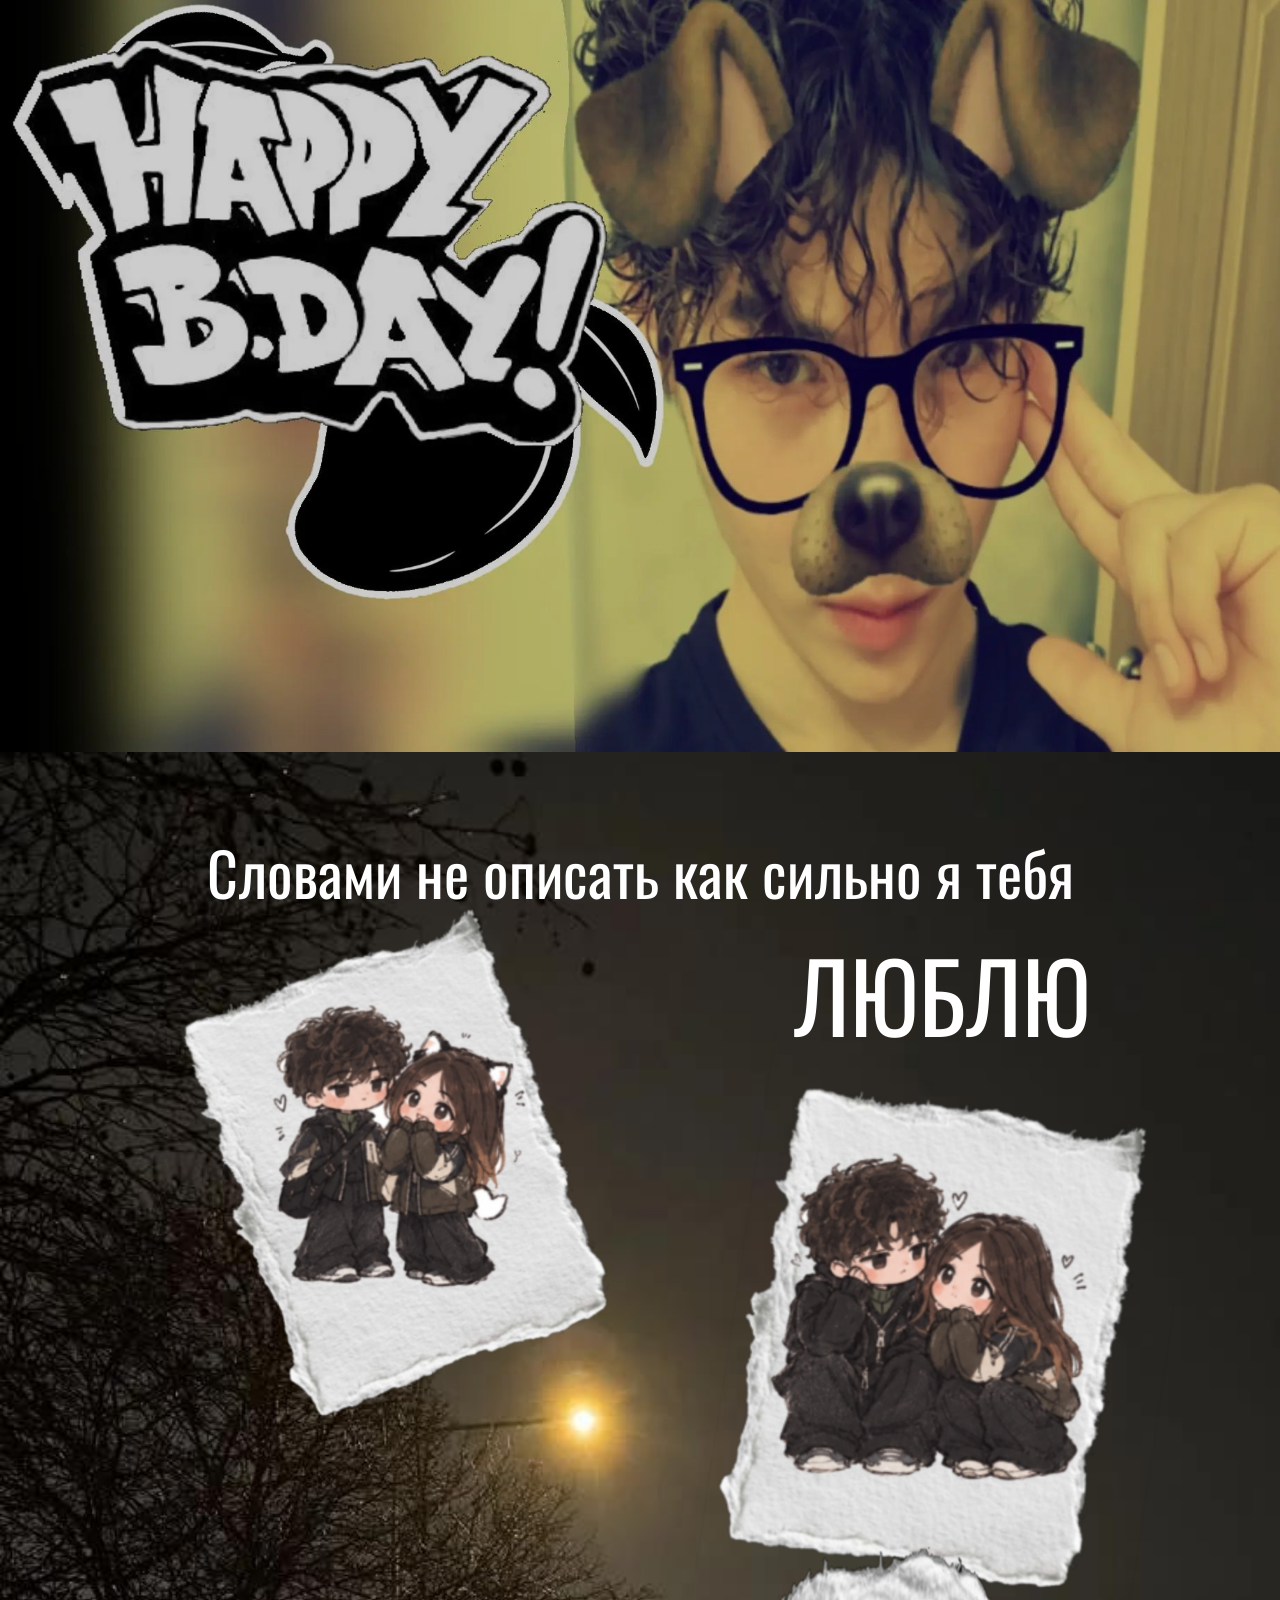
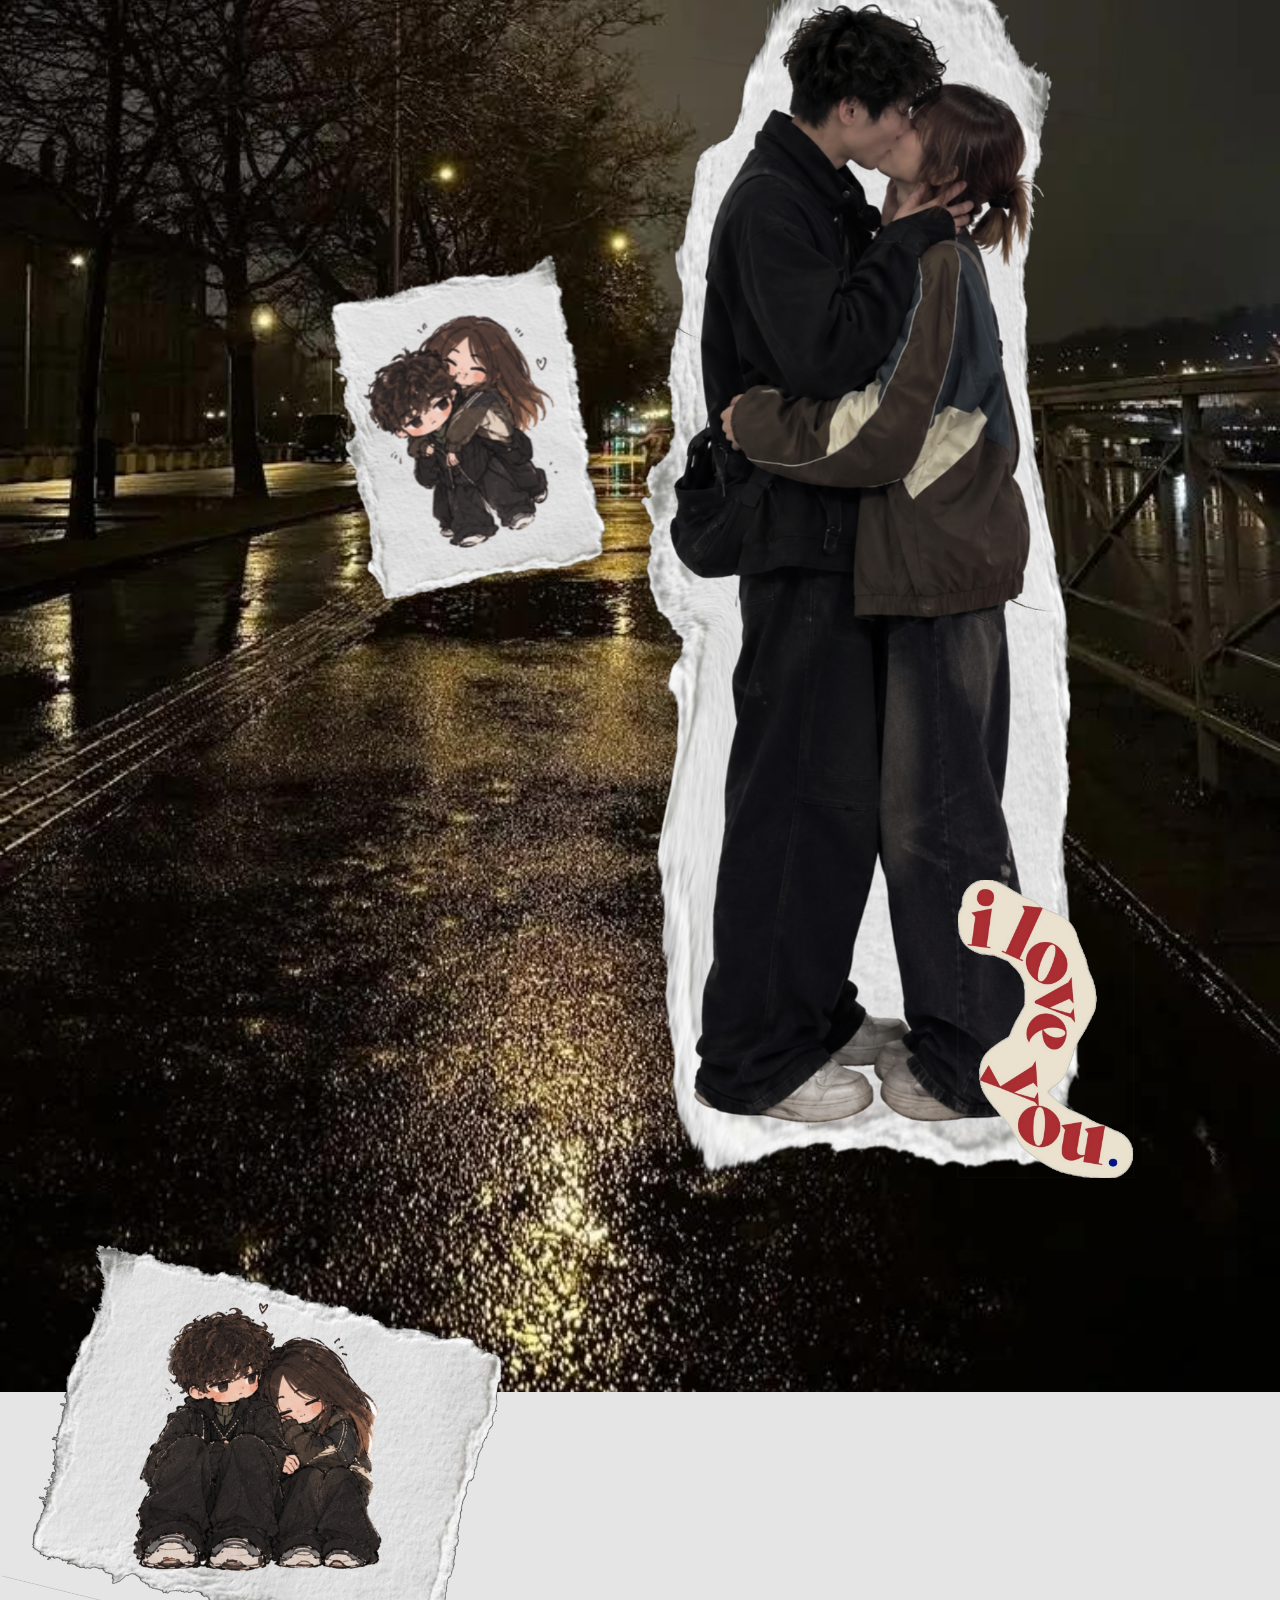
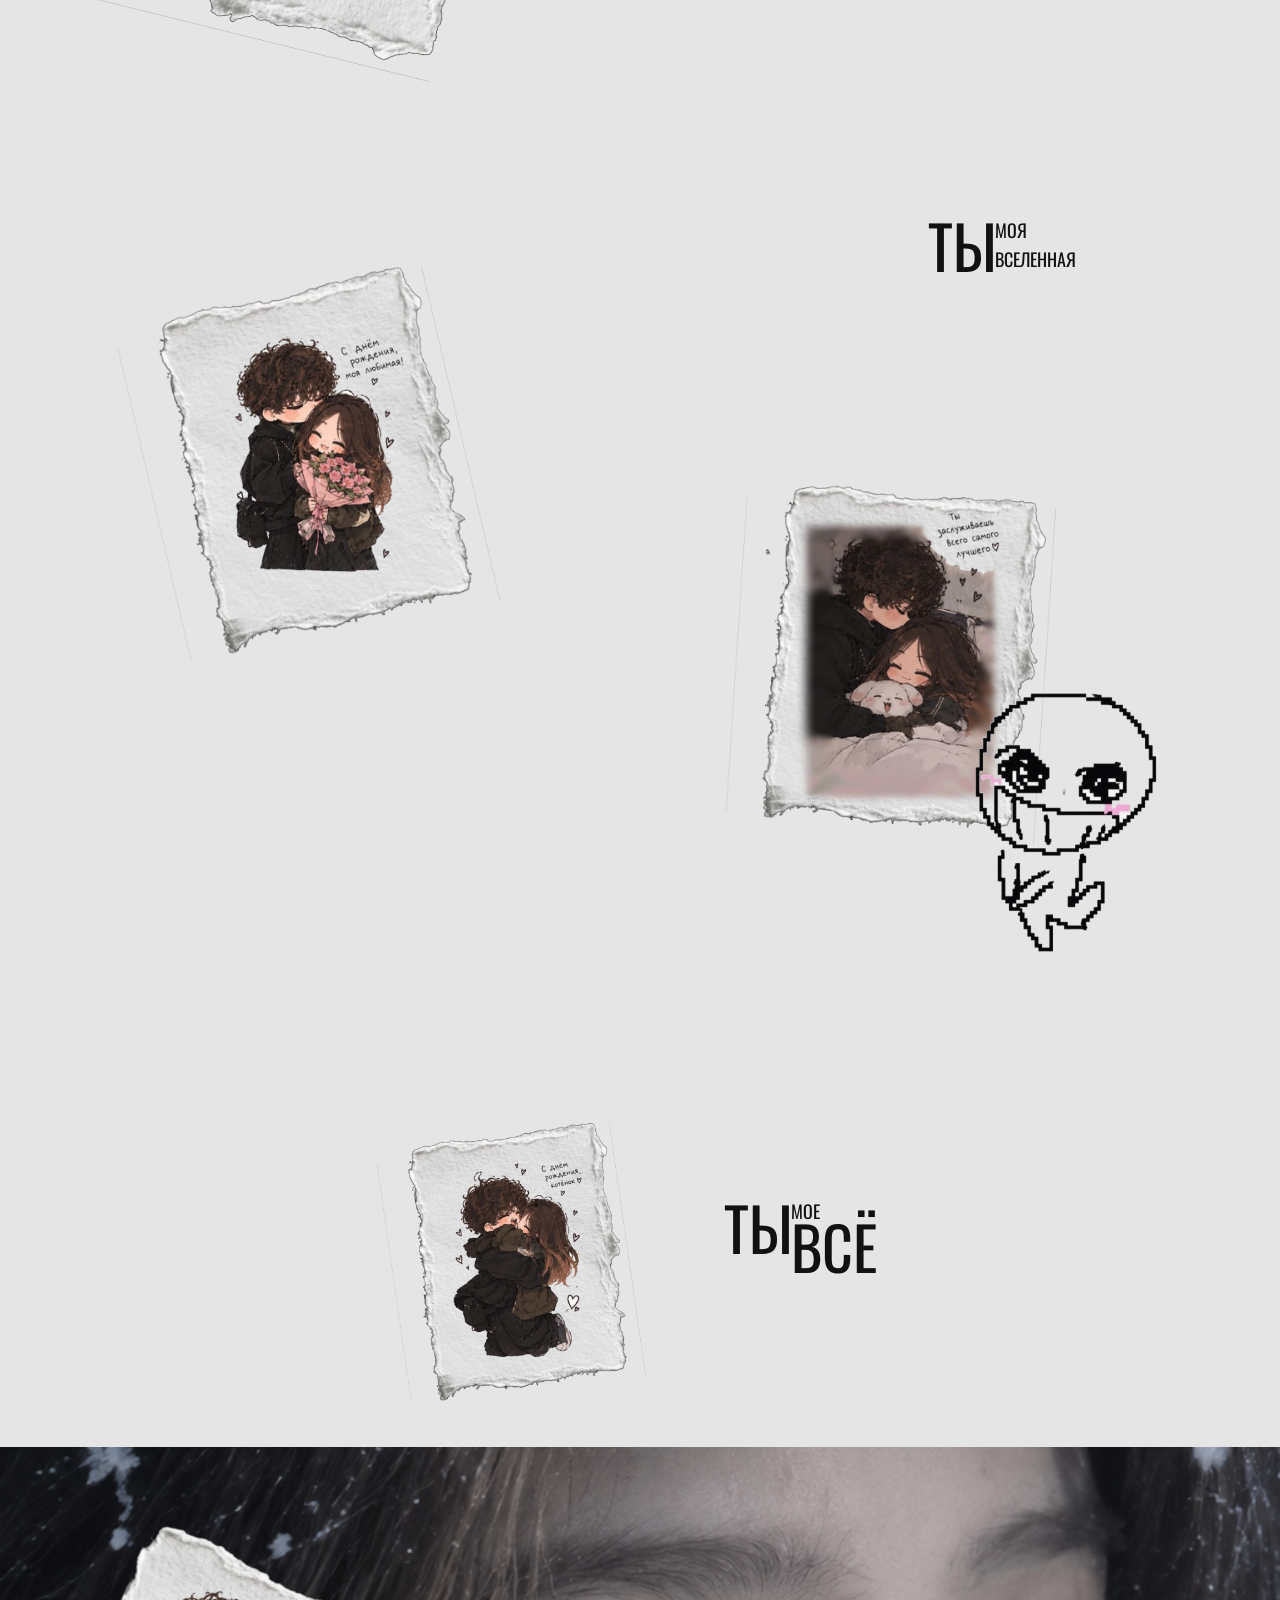
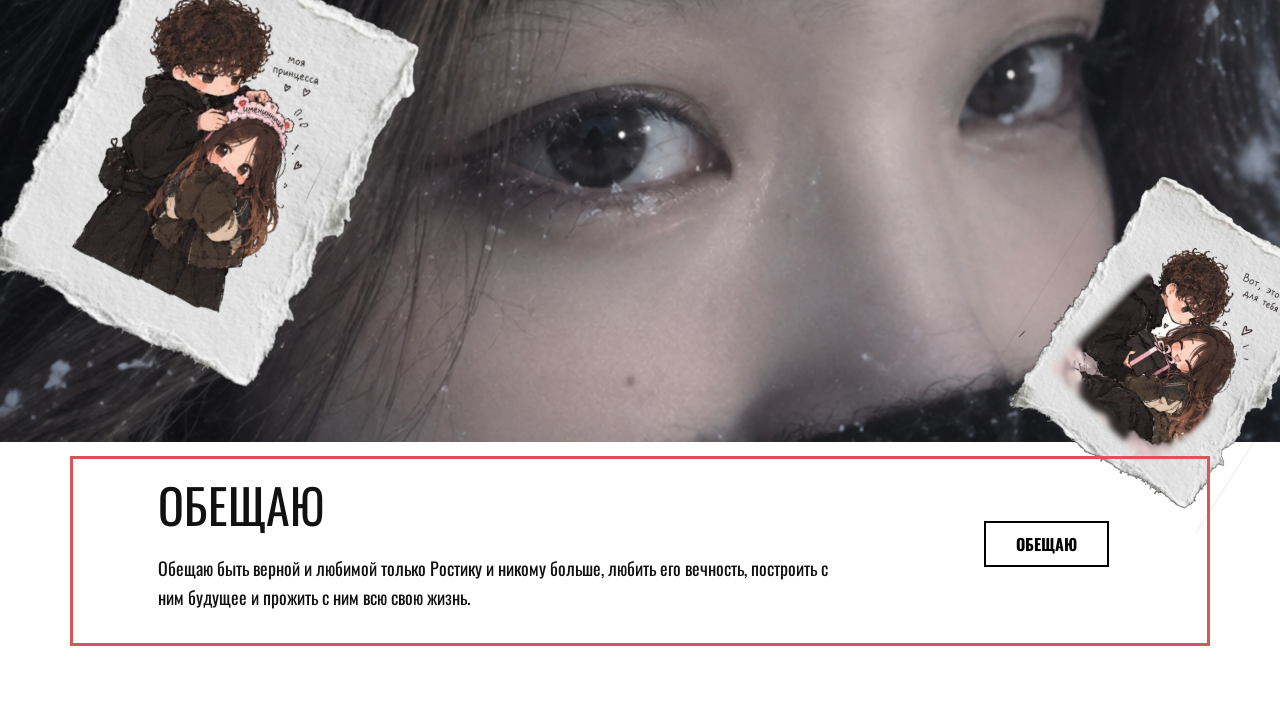
<file: index.html>
<!DOCTYPE html>
<html style="font-size: 16px;" lang="ru"><head>
    <meta name="viewport" content="width=device-width, initial-scale=1.0">
    <meta charset="utf-8">
    <meta name="keywords" content="">
    <meta name="description" content="">
    <title>Главная</title>
    <link rel="stylesheet" href="nicepage.css" media="screen">
<link rel="stylesheet" href="index.css" media="screen">
    <script class="u-script" type="text/javascript" src="jquery.js" defer=""></script>
    <script class="u-script" type="text/javascript" src="nicepage.js" defer=""></script>
    <meta name="generator" content="Nicepage 8.7.0, nicepage.com">
    
    
    
    
    
    
    
    <link id="u-page-google-font" rel="stylesheet" href="https://fonts.googleapis.com/css2?display=swap&amp;family=Roboto:ital,wght@0,100;0,200;0,300;0,400;0,500;0,600;0,700;0,800;0,900;1,100;1,200;1,300;1,400;1,500;1,600;1,700;1,800;1,900&amp;family=Open+Sans:ital,wght@0,300;0,400;0,500;0,600;0,700;0,800;1,300;1,400;1,500;1,600;1,700;1,800&amp;family=Oswald:wght@200;300;400;500;600;700">
    <script type="application/ld+json">{
		"@context": "http://schema.org",
		"@type": "Organization",
		"name": ""
}</script>
    <meta name="theme-color" content="#478ac9">
    <meta property="og:title" content="Главная">
    <meta property="og:type" content="website">
  <meta data-intl-tel-input-cdn-path="intlTelInput/"></head>
  <body data-home-page="Главная.html" data-home-page-title="Главная" data-path-to-root="./" data-include-products="false" class="u-body u-clearfix u-overlap u-overlap-transparent u-xl-mode" data-lang="ru">
    <section class="u-clearfix u-container-align-center u-image u-shading u-section-1" id="block-2" data-image-width="1920" data-image-height="1080">
      <div class="u-clearfix u-sheet u-sheet-1"></div>
    </section>
    <section class="u-clearfix u-image u-section-2" id="block-1" data-image-width="736" data-image-height="1308">
      <div class="u-clearfix u-sheet u-sheet-1">
        <p class="infinite u-custom-font u-font-oswald u-text u-text-body-alt-color u-text-default u-text-1" data-animation-name="pulse" data-animation-duration="7000" data-animation-delay="0" data-animation-direction=""> Cловами не описать как сильно я тебя</p>
        <img class="custom-expanded infinite u-image u-image-contain u-image-default u-image-1" src="images/8_20261003020905.png" alt="" data-image-width="736" data-image-height="1308" data-animation-name="pulse" data-animation-duration="5000" data-animation-direction="">
        <img class="custom-expanded infinite u-image u-image-contain u-image-default u-image-2" src="images/8_20261003020911.png" alt="" data-image-width="736" data-image-height="1308" data-animation-name="pulse" data-animation-duration="5000" data-animation-delay="0" data-animation-direction="">
        <img class="infinite u-image u-image-contain u-image-default u-image-3" src="images/8_20261003020857.png" alt="" data-image-width="736" data-image-height="1308" data-animation-name="pulse" data-animation-duration="5000" data-animation-delay="0" data-animation-direction="">
        <img class="infinite u-image u-image-contain u-image-default u-image-4" src="images/6.png" alt="" data-image-width="1256" data-image-height="2760" data-animation-name="pulse" data-animation-duration="10000" data-animation-direction="">
        <p class="u-custom-font u-font-oswald u-text u-text-body-alt-color u-text-2" data-animation-name="customAnimationIn" data-animation-duration="1000" data-animation-delay="0" data-animation-direction="X"> я люблю в тебе всё: от пальцев ног до вкусных волос, including душу и твой бесбашеный характер.</p>
        <p class="infinite u-animation-fixed u-custom-font u-font-oswald u-text u-text-body-alt-color u-text-default u-text-3" data-animation-out="1" data-animation-name="pulse" data-animation-duration="1000" data-animation-delay="0" data-animation-direction="">ШУТКА </p>
        <p class="infinite u-custom-font u-font-oswald u-text u-text-body-alt-color u-text-default u-text-4" data-animation-name="shake" data-animation-duration="3000" data-animation-delay="0" data-animation-direction="">ЛЮБЛЮ </p>
        <p class="u-custom-font u-font-oswald u-text u-text-body-alt-color u-text-5" data-animation-name="customAnimationIn" data-animation-duration="5000" data-animation-delay="0">КАЖДЫЙ АТОМ ТВОЕГО ТЕЛА</p>
        <div class="u-rotation-parent u-rotation-parent-1">
          <img class="u-image u-image-contain u-image-default u-preserve-proportions u-image-5" src="images/11_20261003032011.png" alt="" data-image-width="2048" data-image-height="2048" data-animation-name="fadeIn" data-animation-duration="1000" data-animation-delay="0">
        </div>
        <img class="infinite u-image u-image-contain u-image-default u-preserve-proportions u-image-6" src="images/11_20261003032004.png" alt="" data-image-width="2048" data-image-height="2048" data-animation-name="pulse" data-animation-duration="12000" data-animation-delay="0" data-animation-direction="">
      </div>
    </section>
    <section class="u-clearfix u-grey-10 u-section-3" id="block-4">
      <div class="u-clearfix u-sheet u-valign-bottom-xl u-sheet-1">
        <img class="custom-expanded infinite u-image u-image-contain u-image-default u-preserve-proportions u-image-1" src="images/10_20261003025034.png" alt="" data-image-width="2048" data-image-height="2048" data-animation-name="pulse" data-animation-duration="4000" data-animation-delay="0" data-animation-direction="">
        <img class="u-image u-image-contain u-image-default u-preserve-proportions u-image-2" src="images/11_20261003032000.png" alt="" data-image-width="2048" data-image-height="2048" data-animation-name="customAnimationIn" data-animation-duration="1000" data-animation-delay="0">
        <div class="u-rotation-parent u-rotation-parent-1" data-animation-name="fadeIn" data-animation-duration="1000" data-animation-delay="0">
          <img class="u-image u-image-contain u-image-default u-preserve-proportions u-image-3" src="images/12_20261003032505.png" alt="" data-image-width="2048" data-image-height="2048">
        </div>
        <p class="u-custom-font u-font-oswald u-text u-text-1" data-animation-name="customAnimationIn" data-animation-duration="1000" data-animation-delay="0">С ДНЕМ РОЖДЕНИЯ </p>
        <p class="u-custom-font u-font-oswald u-text u-text-2" data-animation-name="customAnimationIn" data-animation-duration="1000" data-animation-delay="0">МИЛАЯ </p>
        <div class="infinite u-clearfix u-group-elements u-group-elements-1" data-animation-name="flash" data-animation-duration="5000" data-animation-delay="0" data-animation-direction="">
          <p class="u-custom-font u-font-oswald u-text u-text-3">МОЯ ВСЕЛЕННАЯ</p>
          <p class="u-custom-font u-font-oswald u-text u-text-default u-text-4">ТЫ</p>
        </div>
        <p class="u-custom-font u-font-oswald u-text u-text-5" data-animation-name="customAnimationIn" data-animation-duration="1000" data-animation-delay="0">лучше поздно чем никогда </p>
        <img class="custom-expanded infinite u-image u-image-contain u-image-default u-preserve-proportions u-image-4" src="images/12_20261003032513.png" alt="" data-image-width="2048" data-image-height="2048" data-animation-name="pulse" data-animation-duration="4000" data-animation-delay="0" data-animation-direction="">
        <img class="infinite u-image u-image-contain u-image-default u-preserve-proportions u-image-5" src="images/12_20261003032408.png" alt="" data-image-width="2048" data-image-height="2048" data-animation-name="pulse" data-animation-duration="2000" data-animation-delay="0" data-animation-direction="">
        <div class="u-rotation-parent u-rotation-parent-2" data-animation-name="fadeIn" data-animation-duration="1000" data-animation-delay="0">
          <img class="u-image u-image-contain u-image-default u-preserve-proportions u-image-6" src="images/11_20261003032015.png" alt="" data-image-width="2048" data-image-height="2048">
        </div>
        <img class="infinite u-image u-image-contain u-image-default u-preserve-proportions u-image-7" src="images/11_20261003032008.png" alt="" data-image-width="2048" data-image-height="2048" data-animation-name="shake" data-animation-duration="1000" data-animation-delay="0" data-animation-direction="">
        <div class="infinite u-clearfix u-group-elements u-group-elements-2" data-animation-name="fadeIn" data-animation-duration="5000" data-animation-delay="0">
          <p class="u-custom-font u-font-oswald u-text u-text-6">МОЯ ПРИЧИНА НЕДОСЫПА</p>
          <p class="u-custom-font u-font-oswald u-text u-text-default u-text-7">ТЫ</p>
        </div>
        <div class="infinite u-clearfix u-group-elements u-group-elements-3" data-animation-name="fadeIn" data-animation-duration="5000" data-animation-delay="0">
          <p class="u-custom-font u-font-oswald u-text u-text-8">МОЙ ЛУЧИК СВЕТАААААА</p>
          <p class="u-custom-font u-font-oswald u-text u-text-default u-text-9">ТЫ</p>
        </div>
        <div class="infinite u-clearfix u-group-elements u-group-elements-4" data-animation-name="fadeIn" data-animation-duration="5000" data-animation-delay="0">
          <p class="u-custom-font u-font-oswald u-text u-text-10">МОЯ И ТОЛЬКО МОЯ<br>
            <br>
          </p>
          <p class="u-custom-font u-font-oswald u-text u-text-default u-text-11">ТЫ</p>
        </div>
        <div class="infinite u-clearfix u-group-elements u-group-elements-5" data-animation-name="flash" data-animation-duration="5000" data-animation-delay="0" data-animation-direction="">
          <div class="u-clearfix u-expanded-width u-group-elements u-group-elements-6">
            <p class="u-custom-font u-font-oswald u-text u-text-12">МОЕ&nbsp;</p>
            <p class="u-custom-font u-font-oswald u-text u-text-default u-text-13">ТЫ</p>
          </div>
          <p class="u-custom-font u-font-oswald u-text u-text-default u-text-14">ВСЁ</p>
        </div>
        <div class="infinite u-clearfix u-group-elements u-group-elements-7" data-animation-name="fadeIn" data-animation-duration="5000" data-animation-delay="0">
          <p class="u-custom-font u-font-oswald u-text u-text-15">МОЯ СВИТИ ФОКС</p>
          <p class="u-custom-font u-font-oswald u-text u-text-default u-text-16">ТЫ</p>
        </div>
        <div class="infinite u-clearfix u-group-elements u-group-elements-8" data-animation-name="fadeIn" data-animation-duration="5000" data-animation-delay="0">
          <p class="u-custom-font u-font-oswald u-text u-text-17">МОЕ<br>БУДУЩЕЕ
          </p>
          <p class="u-custom-font u-font-oswald u-text u-text-default u-text-18">ТЫ</p>
        </div>
        <img class="infinite u-image u-image-contain u-image-default u-preserve-proportions u-image-8" src="images/12_20261003032415.png" alt="" data-image-width="2048" data-image-height="2048" data-animation-name="pulse" data-animation-duration="3000" data-animation-delay="0" data-animation-direction="">
        <img class="u-image u-image-default u-preserve-proportions u-image-9" src="images/11_20261003031956.png" alt="" data-image-width="2048" data-image-height="2048" data-animation-name="lightSpeedIn" data-animation-duration="1000" data-animation-delay="0" data-animation-direction="">
      </div>
    </section>
    <section class="u-clearfix u-image u-section-4" id="block-8" data-image-width="941" data-image-height="458">
      <div class="u-clearfix u-sheet u-sheet-1">
        <div class="u-rotation-parent u-rotation-parent-1">
          <img class="u-image u-image-contain u-image-default u-preserve-proportions u-image-1" src="images/12_20261003032426.png" alt="" data-image-width="2048" data-image-height="2048">
        </div>
        <div class="u-rotation-parent u-rotation-parent-2">
          <img class="u-image u-image-contain u-image-default u-preserve-proportions u-image-2" src="images/12_20261003032450.png" alt="" data-image-width="2048" data-image-height="2048">
        </div>
        <div class="u-rotation-parent u-rotation-parent-3" data-animation-name="fadeIn" data-animation-duration="1000" data-animation-delay="0">
          <img class="u-image u-image-contain u-image-default u-preserve-proportions u-image-3" src="images/11_20261003032011.png" alt="" data-image-width="2048" data-image-height="2048">
        </div>
      </div>
    </section>
    <section class="u-clearfix u-container-align-center u-section-5" id="block-7">
      <div class="u-clearfix u-sheet u-valign-middle-lg u-valign-middle-md u-valign-middle-sm u-sheet-1">
        <div class="u-align-left u-border-3 u-border-color-2-base u-expanded-width u-left-0 u-shape u-shape-1"></div>
        <div class="data-layout-selected u-clearfix u-expanded-width-xs u-layout-wrap u-layout-wrap-1">
          <div class="u-layout">
            <div class="u-layout-row">
              <div class="u-align-center-sm u-align-center-xs u-align-left-lg u-align-left-md u-align-left-xl u-container-style u-layout-cell u-left-cell u-size-45 u-layout-cell-1">
                <div class="u-container-layout u-valign-bottom-xl u-valign-middle-lg u-valign-middle-md u-valign-middle-sm u-valign-middle-xs u-container-layout-1">
                  <h3 class="u-custom-font u-font-oswald u-text u-text-default u-text-1">ОБЕЩАЮ</h3>
                  <p class="u-custom-font u-font-oswald u-text u-text-2">Обещаю быть верной и любимой только Ростику и никому больше, любить его вечность, построить с ним будущее и прожить с ним всю свою жизнь.</p>
                </div>
              </div>
              <div class="u-align-left u-container-align-left u-container-style u-layout-cell u-right-cell u-size-15 u-layout-cell-2">
                <div class="u-container-layout u-valign-middle u-container-layout-2">
                  <a href="Страница-1.html" data-page-id="11830821" class="u-border-2 u-border-black u-btn u-button-style u-custom-font u-font-oswald u-hover-black u-none u-text-hover-white u-btn-1" title="Страница 1">ОБЕЩАЮ </a>
                </div>
              </div>
            </div>
          </div>
        </div>
      </div>
    </section>
    
    
    
    

  
</body></html>
</file>
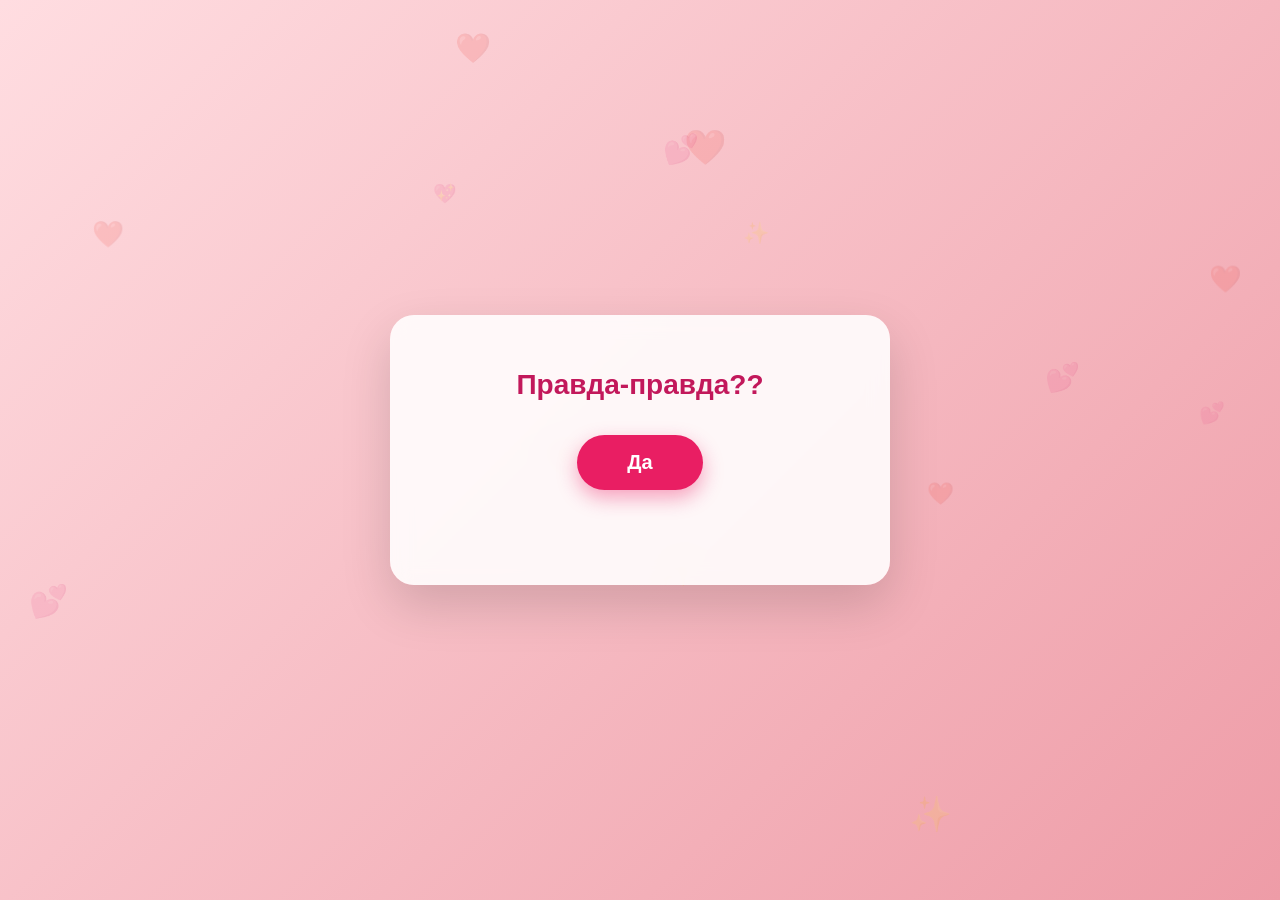
<file: Страница-1.html>
<!DOCTYPE html>
<html lang="ru">
<head>
<meta charset="UTF-8">
<meta name="viewport" content="width=device-width, initial-scale=1.0, maximum-scale=1.0, user-scalable=no">
<title>Правда-правда??</title>
<style>
  * {
    margin: 0;
    padding: 0;
    box-sizing: border-box;
    -webkit-tap-highlight-color: transparent;
  }

  html, body {
    width: 100%;
    height: 100%;
    overflow: hidden;
  }

  body {
    display: flex;
    align-items: center;
    justify-content: center;
    background: linear-gradient(135deg, #ffdde1, #ee9ca7);
    font-family: 'Segoe UI', -apple-system, BlinkMacSystemFont, sans-serif;
    text-align: center;
    padding: 20px;
  }

  .card {
    background: rgba(255, 255, 255, 0.88);
    backdrop-filter: blur(10px);
    -webkit-backdrop-filter: blur(10px);
    padding: 50px 40px;
    border-radius: 24px;
    box-shadow: 0 20px 50px rgba(0, 0, 0, 0.15);
    max-width: 500px;
    width: 100%;
    position: relative;
    z-index: 2;
  }

  h1 {
    font-size: 28px;
    color: #c2185b;
    margin-bottom: 30px;
    line-height: 1.4;
    word-wrap: break-word;
    min-height: 40px;
  }

  .btn {
    background: #e91e63;
    color: #fff;
    border: none;
    padding: 16px 50px;
    font-size: 20px;
    font-weight: 600;
    border-radius: 50px;
    cursor: pointer;
    box-shadow: 0 8px 20px rgba(233, 30, 99, 0.4);
    transition: background 0.2s, box-shadow 0.2s;
    position: relative;
    z-index: 3;
    touch-action: manipulation;
    -webkit-user-select: none;
    user-select: none;
    white-space: nowrap;
    max-width: 90vw;
  }

  .btn:hover {
    background: #d81b60;
    box-shadow: 0 12px 28px rgba(233, 30, 99, 0.5);
  }

  /* «Убегающий» режим: fixed, позиционируем через transform */
  .btn.escaping {
    position: fixed;
    top: 0;
    left: 0;
    margin: 0;
    transform: translate(0, 0);
  }

  .counter {
    margin-top: 25px;
    font-size: 14px;
    color: #ad1457;
    opacity: 0.7;
    min-height: 20px;
  }

  .heart {
    position: fixed;
    opacity: 0.15;
    pointer-events: none;
    animation: float 6s ease-in-out infinite;
    z-index: 1;
    will-change: transform;
  }

  @keyframes float {
    0%, 100% { transform: translateY(0) rotate(0deg); }
    50%       { transform: translateY(-30px) rotate(15deg); }
  }

  @media (max-width: 480px) {
    .card { padding: 40px 22px; border-radius: 20px; }
    h1 { font-size: 22px; margin-bottom: 24px; }
    .btn { padding: 14px 36px; font-size: 18px; }
    .counter { font-size: 13px; }
  }
</style>
</head>
<body>

  <div class="card">
    <h1 id="question">Правда-правда??</h1>
    <button class="btn" id="yesBtn" type="button">Да</button>
    <div class="counter" id="counter"></div>
  </div>

<script>
  // ====== НАСТРОЙКИ ======
  const FINAL_URL = 'https://wa.me/79627375820?text=%D0%BB%D1%8E%D0%B1%D0%BB%D1%8E%20%D1%82%D0%B5%D0%B1%D1%8F%E2%9D%A4%EF%B8%8F';
  const RUN_AWAY_COUNT = 3;

  // Диапазон в процентах от экрана
  const RANGE_MIN = 0.10;
  const RANGE_MAX = 0.90;

  // Минимальный отступ от краёв в пикселях
  const MIN_PX = 20;
  // ========================

  const btn = document.getElementById('yesBtn');
  const question = document.getElementById('question');
  const counter = document.getElementById('counter');

  let escapes = 0;
  let isEscaping = false;

  // ----- Сердечки -----
  (function createHearts() {
    const symbols = ['❤️', '💖', '💕', '🌸', '✨'];
    const count = window.innerWidth < 600 ? 8 : 14;
    for (let i = 0; i < count; i++) {
      const h = document.createElement('div');
      h.className = 'heart';
      h.textContent = symbols[Math.floor(Math.random() * symbols.length)];
      h.style.left = Math.random() * 100 + 'vw';
      h.style.top = Math.random() * 100 + 'vh';
      h.style.animationDelay = Math.random() * 6 + 's';
      h.style.fontSize = (16 + Math.random() * 20) + 'px';
      document.body.appendChild(h);
    }
  })();

  // ----- Размеры видимой области -----
  function getViewport() {
    // innerWidth/innerHeight — самые надёжные для fixed-элементов
    return {
      w: window.innerWidth,
      h: window.innerHeight
    };
  }

  // ----- Телепорт кнопки -----
  function teleportButton() {
    // 1. Первый раз: переводим в fixed и запоминаем текущую позицию через transform
    if (!isEscaping) {
      const r = btn.getBoundingClientRect();
      btn.style.transform = `translate(${r.left}px, ${r.top}px)`;
      void btn.offsetWidth;
      btn.classList.add('escaping');
      isEscaping = true;
      // Даём браузеру применить fixed, потом телепортируем
      requestAnimationFrame(() => {
        doTeleport();
      });
      return;
    }

    doTeleport();
  }

  function doTeleport() {
    const vp = getViewport();

    // Размеры кнопки — берём из offsetWidth/offsetHeight,
    // они не зависят от трансформаций и позиционирования
    const bw = btn.offsetWidth;
    const bh = btn.offsetHeight;

    // Границы для позиции (левый верхний угол через transform)
    const minX = Math.max(MIN_PX, vp.w * RANGE_MIN);
    const maxX = Math.min(vp.w * RANGE_MAX, vp.w - bw - MIN_PX);
    const minY = Math.max(MIN_PX, vp.h * RANGE_MIN);
    const maxY = Math.min(vp.h * RANGE_MAX, vp.h - bh - MIN_PX);

    // Если диапазон отрицательный — ставим в центр
    let x, y;
    if (maxX <= minX) {
      x = Math.max(MIN_PX, (vp.w - bw) / 2);
    } else {
      x = minX + Math.random() * (maxX - minX);
    }
    if (maxY <= minY) {
      y = Math.max(MIN_PX, (vp.h - bh) / 2);
    } else {
      y = minY + Math.random() * (maxY - minY);
    }

    // Финальная страховка
    x = Math.max(MIN_PX, Math.min(x, vp.w - bw - MIN_PX));
    y = Math.max(MIN_PX, Math.min(y, vp.h - bh - MIN_PX));

    btn.style.transform = `translate(${x}px, ${y}px)`;
  }

  // ----- Текст вопроса -----
  function updateQuestion() {
    if (escapes === 1) question.textContent = 'Точно-точно??';
    if (escapes === 2) question.textContent = 'Ну ладно... последний раз?';
    if (escapes === 3) question.textContent = 'Хорошо, лови! 💌';
  }

  // ----- Клик -----
  function handleClick(e) {
    if (escapes < RUN_AWAY_COUNT) {
      e.preventDefault();
      escapes++;
      teleportButton();
      updateQuestion();
      counter.textContent = `Попытка ${escapes} из ${RUN_AWAY_COUNT}`;
    } else {
      window.location.href = FINAL_URL;
    }
  }

  btn.addEventListener('click', handleClick);

  // ----- Возврат при resize/повороте -----
  function clampButton() {
    if (!isEscaping) return;
    doTeleport();
  }

  window.addEventListener('resize', clampButton);
  window.addEventListener('orientationchange', () => setTimeout(clampButton, 400));
</script>
</body>
</html>
</file>
